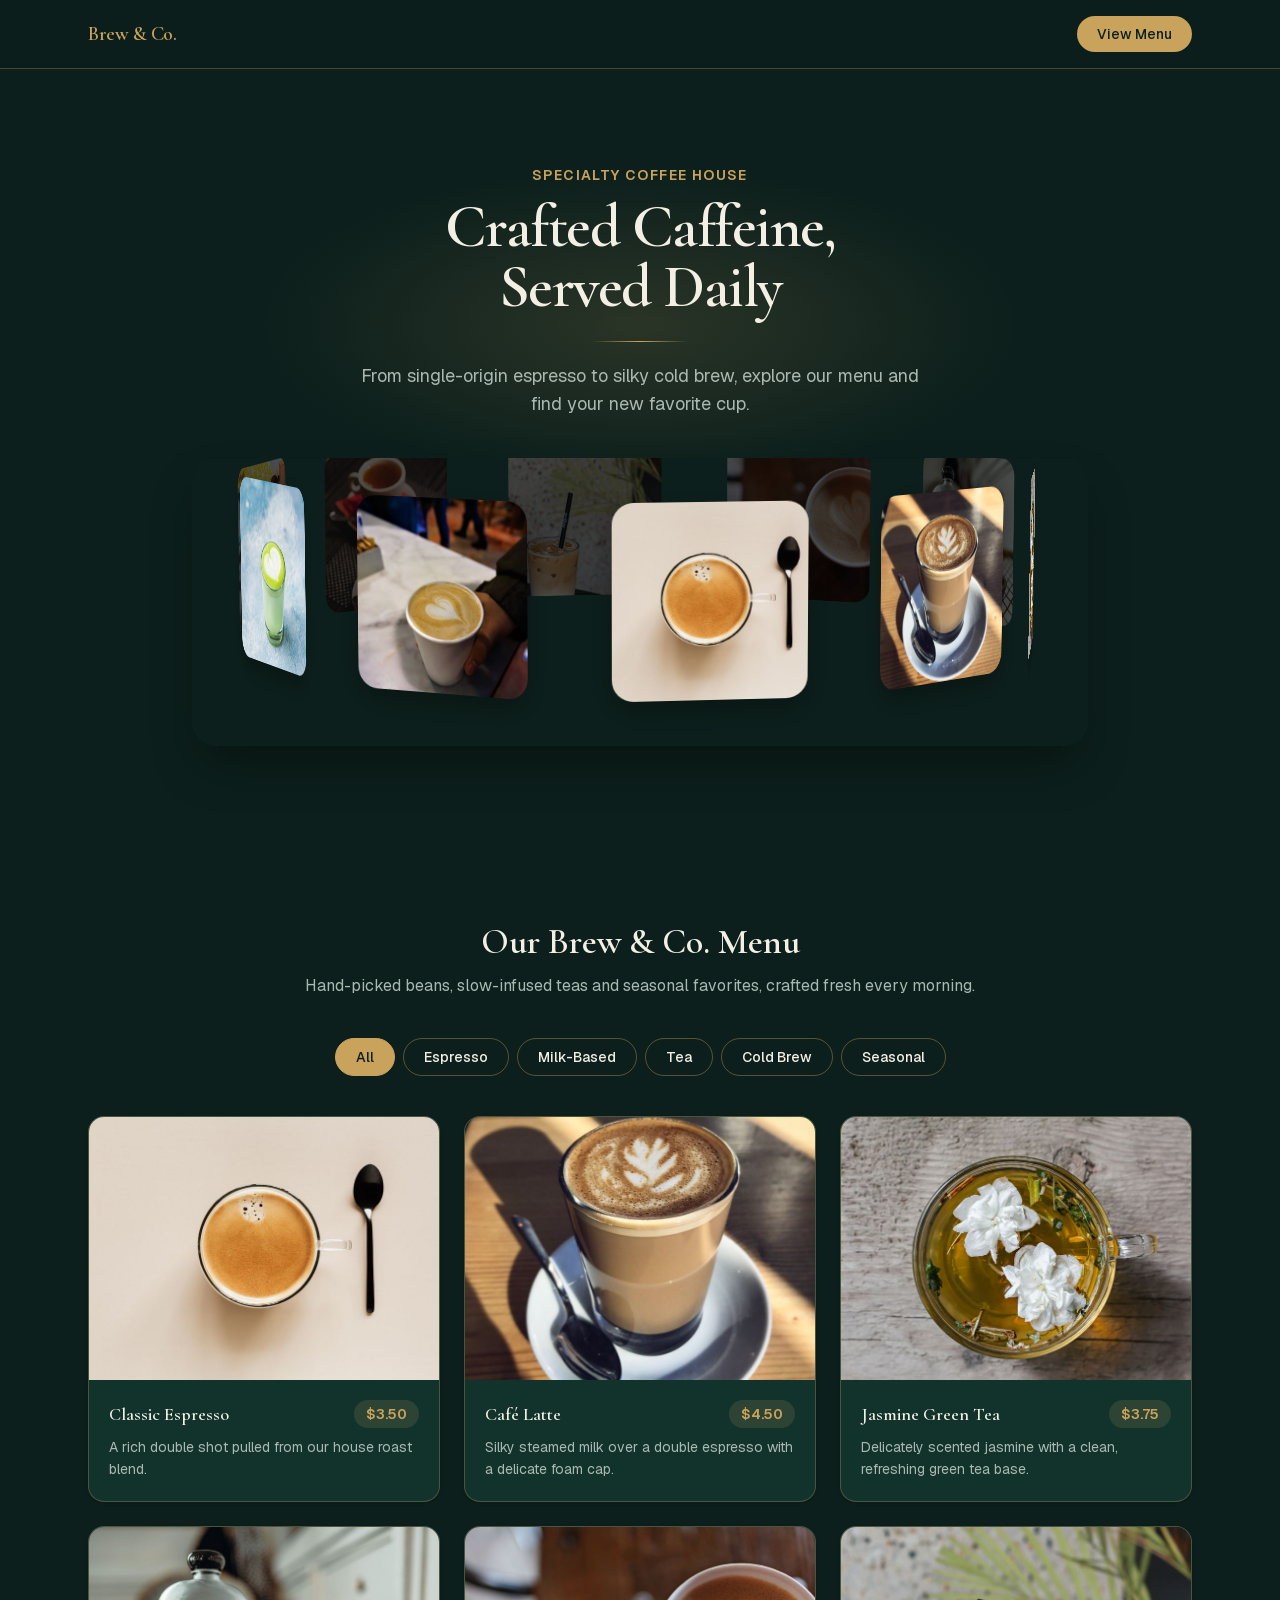
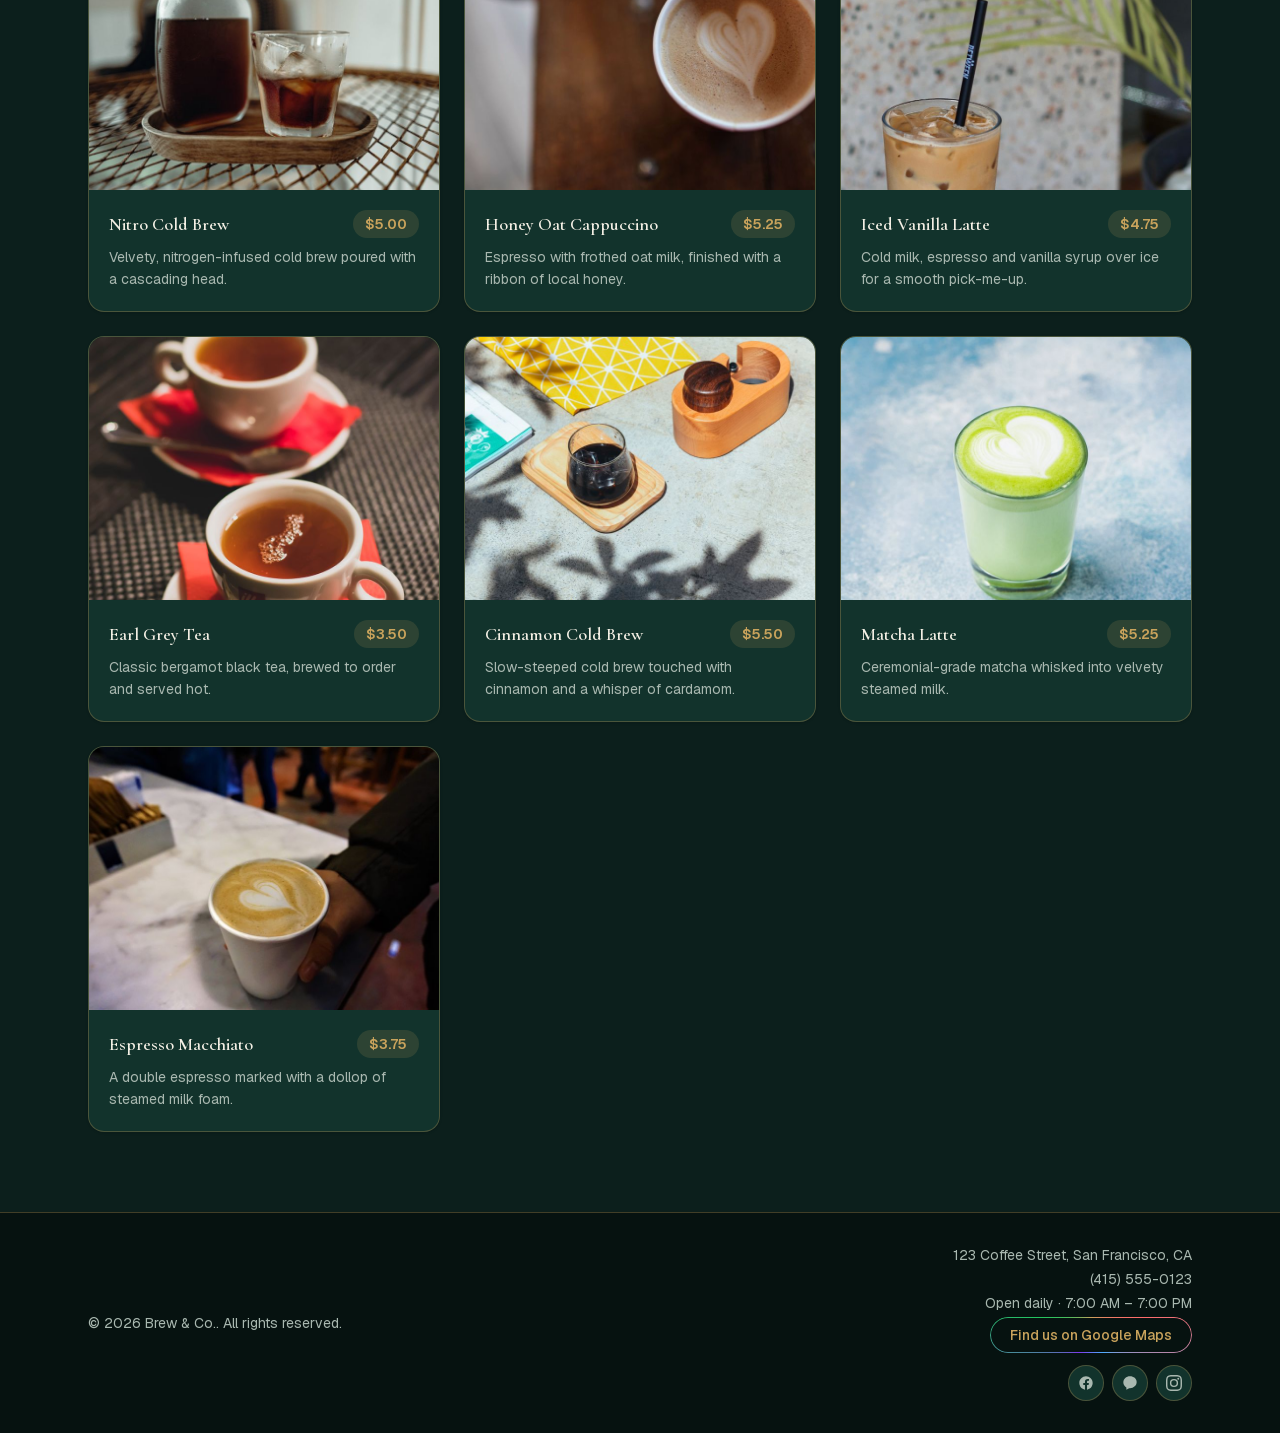
<file: index.html>
<!DOCTYPE html><html lang="en" class="geist_a71539c9-module__T19VSG__variable geist_mono_8d43a2aa-module__8Li5zG__variable cormorant_garamond_e0daf49b-module__iVEqIq__variable h-full antialiased"><head><meta charSet="utf-8"/><meta name="viewport" content="width=device-width, initial-scale=1"/><link rel="preload" href="/_next/static/media/01e4147cff8141ee-s.p.3huc2loe0ie8a.woff2" as="font" crossorigin="" type="font/woff2"/><link rel="preload" href="/_next/static/media/797e433ab948586e-s.p.0r6juujl39pe6.woff2" as="font" crossorigin="" type="font/woff2"/><link rel="preload" href="/_next/static/media/caa3a2e1cccd8315-s.p.0wgildi0cnwt9.woff2" as="font" crossorigin="" type="font/woff2"/><link rel="stylesheet" href="/_next/static/chunks/3g1u1mg35202b.css" data-precedence="next"/><link rel="preload" as="script" fetchPriority="low" href="/_next/static/chunks/3l04zcqx63h3y.js"/><script src="/_next/static/chunks/3mywbyhmy2ix_.js" async=""></script><script src="/_next/static/chunks/1mh6a-0e61pyc.js" async=""></script><script src="/_next/static/chunks/turbopack-1d_i3rxkbqplt.js" async=""></script><script src="/_next/static/chunks/3axuw7m3xstgr.js" async=""></script><script src="/_next/static/chunks/024ces4rfxf9q.js" async=""></script><title>Brew &amp; Co. | Coffee Menu</title><meta name="description" content="Explore the Brew &amp; Co. menu — coffee, tea, cold brew and seasonal favorites crafted fresh daily."/><link rel="icon" href="/favicon.ico?favicon.2vob68tjqpejf.ico" sizes="256x256" type="image/x-icon"/><meta name="next-size-adjust" content=""/><script src="/_next/static/chunks/0cz1d0mv5g_q7.js" noModule=""></script></head><body><div hidden=""><!--$--><!--/$--></div><main class="min-h-screen bg-nocturne-950 text-ivory"><header class="sticky top-0 z-10 border-b border-hairline bg-nocturne-950/80 backdrop-blur"><div class="mx-auto flex max-w-6xl items-center justify-between px-6 py-4"><span class="font-serif text-xl font-semibold tracking-tight text-brass">Brew &amp; Co.</span><nav><a href="#menu" class="flex items-center justify-center rounded-full bg-brass px-5 py-2 text-sm font-medium text-nocturne-950 transition-colors hover:bg-brass/90">View Menu</a></nav></div></header><section class="relative flex flex-col items-center gap-10 overflow-hidden px-6 py-16 sm:py-24"><div aria-hidden="true" class="pointer-events-none absolute inset-x-0 top-24 z-0 mx-auto h-80 w-full max-w-3xl rounded-full bg-[radial-gradient(ellipse_at_center,rgba(201,163,92,0.16),transparent_70%)]"></div><div class="relative z-9 text-center"><p class="mb-3 text-sm font-semibold uppercase tracking-widest text-brass">Specialty Coffee House</p><h1 class="font-serif text-4xl font-semibold tracking-tight text-ivory sm:text-6xl">Crafted Caffeine, <br class="hidden sm:block"/>Served Daily</h1><div aria-hidden="true" class="mx-auto mt-6 h-px w-24 bg-linear-to-r from-transparent via-brass to-transparent"></div><p class="mx-auto mt-5 max-w-xl text-lg text-sage">From single-origin espresso to silky cold brew, explore our menu and find your new favorite cup.</p></div><div class="relative z-9 h-72 w-full max-w-4xl overflow-hidden rounded-3xl shadow-2xl shadow-black/40"><div style="width:100%;height:100%;display:flex;align-items:center;justify-content:center;overflow:hidden;background:#0c1f1c;perspective:3000px;cursor:grab;touch-action:none"><div style="transform-style:preserve-3d;transform:rotateX(-7deg)"><div style="position:relative;width:200px;height:200px;transform-style:preserve-3d"><div style="position:absolute;inset:0;transform:rotateY(0deg) translateZ(446.2641128904118px);transform-style:preserve-3d"><div style="position:absolute;inset:0;border-radius:22px;overflow:hidden;backface-visibility:hidden;background-size:cover;background-position:center;background-color:transparent;background-image:url(/images/drinks/classic-espresso.jpg);box-shadow:0 10px 30px rgba(0,0,0,0.35)"></div><div style="position:absolute;inset:0;border-radius:22px;overflow:hidden;backface-visibility:hidden;background-size:cover;background-position:center;transform:rotateY(180deg);background-color:transparent;background-image:url(/images/drinks/classic-espresso.jpg);filter:brightness(0.35)"></div></div><div style="position:absolute;inset:0;transform:rotateY(36deg) translateZ(446.2641128904118px);transform-style:preserve-3d"><div style="position:absolute;inset:0;border-radius:22px;overflow:hidden;backface-visibility:hidden;background-size:cover;background-position:center;background-color:transparent;background-image:url(/images/drinks/cafe-latte.jpg);box-shadow:0 10px 30px rgba(0,0,0,0.35)"></div><div style="position:absolute;inset:0;border-radius:22px;overflow:hidden;backface-visibility:hidden;background-size:cover;background-position:center;transform:rotateY(180deg);background-color:transparent;background-image:url(/images/drinks/cafe-latte.jpg);filter:brightness(0.35)"></div></div><div style="position:absolute;inset:0;transform:rotateY(72deg) translateZ(446.2641128904118px);transform-style:preserve-3d"><div style="position:absolute;inset:0;border-radius:22px;overflow:hidden;backface-visibility:hidden;background-size:cover;background-position:center;background-color:transparent;background-image:url(/images/drinks/jasmine-green-tea.jpg);box-shadow:0 10px 30px rgba(0,0,0,0.35)"></div><div style="position:absolute;inset:0;border-radius:22px;overflow:hidden;backface-visibility:hidden;background-size:cover;background-position:center;transform:rotateY(180deg);background-color:transparent;background-image:url(/images/drinks/jasmine-green-tea.jpg);filter:brightness(0.35)"></div></div><div style="position:absolute;inset:0;transform:rotateY(108deg) translateZ(446.2641128904118px);transform-style:preserve-3d"><div style="position:absolute;inset:0;border-radius:22px;overflow:hidden;backface-visibility:hidden;background-size:cover;background-position:center;background-color:transparent;background-image:url(/images/drinks/nitro-cold-brew.jpg);box-shadow:0 10px 30px rgba(0,0,0,0.35)"></div><div style="position:absolute;inset:0;border-radius:22px;overflow:hidden;backface-visibility:hidden;background-size:cover;background-position:center;transform:rotateY(180deg);background-color:transparent;background-image:url(/images/drinks/nitro-cold-brew.jpg);filter:brightness(0.35)"></div></div><div style="position:absolute;inset:0;transform:rotateY(144deg) translateZ(446.2641128904118px);transform-style:preserve-3d"><div style="position:absolute;inset:0;border-radius:22px;overflow:hidden;backface-visibility:hidden;background-size:cover;background-position:center;background-color:transparent;background-image:url(/images/drinks/honey-oat-cappuccino.jpg);box-shadow:0 10px 30px rgba(0,0,0,0.35)"></div><div style="position:absolute;inset:0;border-radius:22px;overflow:hidden;backface-visibility:hidden;background-size:cover;background-position:center;transform:rotateY(180deg);background-color:transparent;background-image:url(/images/drinks/honey-oat-cappuccino.jpg);filter:brightness(0.35)"></div></div><div style="position:absolute;inset:0;transform:rotateY(180deg) translateZ(446.2641128904118px);transform-style:preserve-3d"><div style="position:absolute;inset:0;border-radius:22px;overflow:hidden;backface-visibility:hidden;background-size:cover;background-position:center;background-color:transparent;background-image:url(/images/drinks/iced-vanilla-latte.jpg);box-shadow:0 10px 30px rgba(0,0,0,0.35)"></div><div style="position:absolute;inset:0;border-radius:22px;overflow:hidden;backface-visibility:hidden;background-size:cover;background-position:center;transform:rotateY(180deg);background-color:transparent;background-image:url(/images/drinks/iced-vanilla-latte.jpg);filter:brightness(0.35)"></div></div><div style="position:absolute;inset:0;transform:rotateY(216deg) translateZ(446.2641128904118px);transform-style:preserve-3d"><div style="position:absolute;inset:0;border-radius:22px;overflow:hidden;backface-visibility:hidden;background-size:cover;background-position:center;background-color:transparent;background-image:url(/images/drinks/earl-grey-tea.jpg);box-shadow:0 10px 30px rgba(0,0,0,0.35)"></div><div style="position:absolute;inset:0;border-radius:22px;overflow:hidden;backface-visibility:hidden;background-size:cover;background-position:center;transform:rotateY(180deg);background-color:transparent;background-image:url(/images/drinks/earl-grey-tea.jpg);filter:brightness(0.35)"></div></div><div style="position:absolute;inset:0;transform:rotateY(252deg) translateZ(446.2641128904118px);transform-style:preserve-3d"><div style="position:absolute;inset:0;border-radius:22px;overflow:hidden;backface-visibility:hidden;background-size:cover;background-position:center;background-color:transparent;background-image:url(/images/drinks/cinnamon-cold-brew.jpg);box-shadow:0 10px 30px rgba(0,0,0,0.35)"></div><div style="position:absolute;inset:0;border-radius:22px;overflow:hidden;backface-visibility:hidden;background-size:cover;background-position:center;transform:rotateY(180deg);background-color:transparent;background-image:url(/images/drinks/cinnamon-cold-brew.jpg);filter:brightness(0.35)"></div></div><div style="position:absolute;inset:0;transform:rotateY(288deg) translateZ(446.2641128904118px);transform-style:preserve-3d"><div style="position:absolute;inset:0;border-radius:22px;overflow:hidden;backface-visibility:hidden;background-size:cover;background-position:center;background-color:transparent;background-image:url(/images/drinks/matcha-latte.jpg);box-shadow:0 10px 30px rgba(0,0,0,0.35)"></div><div style="position:absolute;inset:0;border-radius:22px;overflow:hidden;backface-visibility:hidden;background-size:cover;background-position:center;transform:rotateY(180deg);background-color:transparent;background-image:url(/images/drinks/matcha-latte.jpg);filter:brightness(0.35)"></div></div><div style="position:absolute;inset:0;transform:rotateY(324deg) translateZ(446.2641128904118px);transform-style:preserve-3d"><div style="position:absolute;inset:0;border-radius:22px;overflow:hidden;backface-visibility:hidden;background-size:cover;background-position:center;background-color:transparent;background-image:url(/images/drinks/espresso-macchiato.jpg);box-shadow:0 10px 30px rgba(0,0,0,0.35)"></div><div style="position:absolute;inset:0;border-radius:22px;overflow:hidden;backface-visibility:hidden;background-size:cover;background-position:center;transform:rotateY(180deg);background-color:transparent;background-image:url(/images/drinks/espresso-macchiato.jpg);filter:brightness(0.35)"></div></div></div></div></div></div></section><section id="menu" class="mx-auto w-full max-w-6xl px-6 py-20"><div class="mb-10 text-center"><h2 class="font-serif text-3xl font-semibold text-ivory sm:text-4xl">Our <!-- -->Brew &amp; Co.<!-- --> Menu</h2><p class="mx-auto mt-3 max-w-2xl text-sage">Hand-picked beans, slow-infused teas and seasonal favorites, crafted fresh every morning.</p></div><div class="mb-10 flex flex-wrap justify-center gap-2"><button type="button" class="rounded-full border px-5 py-2 text-sm font-medium transition-colors border-brass bg-brass text-nocturne-950">All</button><button type="button" class="rounded-full border px-5 py-2 text-sm font-medium transition-colors border-brass/40 bg-transparent text-ivory hover:border-brass hover:text-brass">Espresso</button><button type="button" class="rounded-full border px-5 py-2 text-sm font-medium transition-colors border-brass/40 bg-transparent text-ivory hover:border-brass hover:text-brass">Milk-Based</button><button type="button" class="rounded-full border px-5 py-2 text-sm font-medium transition-colors border-brass/40 bg-transparent text-ivory hover:border-brass hover:text-brass">Tea</button><button type="button" class="rounded-full border px-5 py-2 text-sm font-medium transition-colors border-brass/40 bg-transparent text-ivory hover:border-brass hover:text-brass">Cold Brew</button><button type="button" class="rounded-full border px-5 py-2 text-sm font-medium transition-colors border-brass/40 bg-transparent text-ivory hover:border-brass hover:text-brass">Seasonal</button></div><div class="grid gap-6 sm:grid-cols-2 lg:grid-cols-3"><article id="classic-espresso" class="group scroll-mt-28 flex flex-col overflow-hidden rounded-2xl border border-hairline bg-nocturne-800 shadow-sm transition-shadow hover:border-brass/60 hover:shadow-[0_0_30px_rgba(201,163,92,0.15)]"><div class="relative aspect-[4/3] overflow-hidden bg-nocturne-975"><img src="/images/drinks/classic-espresso.jpg" alt="Classic Espresso" loading="lazy" class="h-full w-full object-cover transition-transform duration-300 group-hover:scale-105"/></div><div class="flex flex-1 flex-col gap-2 p-5"><div class="flex items-start justify-between gap-3"><h3 class="font-serif text-lg font-semibold text-ivory">Classic Espresso</h3><span class="shrink-0 rounded-full bg-brass/15 px-3 py-1 text-sm font-semibold text-brass">$<!-- -->3.50</span></div><p class="text-sm leading-relaxed text-sage">A rich double shot pulled from our house roast blend.</p></div></article><article id="caf-latte" class="group scroll-mt-28 flex flex-col overflow-hidden rounded-2xl border border-hairline bg-nocturne-800 shadow-sm transition-shadow hover:border-brass/60 hover:shadow-[0_0_30px_rgba(201,163,92,0.15)]"><div class="relative aspect-[4/3] overflow-hidden bg-nocturne-975"><img src="/images/drinks/cafe-latte.jpg" alt="Café Latte" loading="lazy" class="h-full w-full object-cover transition-transform duration-300 group-hover:scale-105"/></div><div class="flex flex-1 flex-col gap-2 p-5"><div class="flex items-start justify-between gap-3"><h3 class="font-serif text-lg font-semibold text-ivory">Café Latte</h3><span class="shrink-0 rounded-full bg-brass/15 px-3 py-1 text-sm font-semibold text-brass">$<!-- -->4.50</span></div><p class="text-sm leading-relaxed text-sage">Silky steamed milk over a double espresso with a delicate foam cap.</p></div></article><article id="jasmine-green-tea" class="group scroll-mt-28 flex flex-col overflow-hidden rounded-2xl border border-hairline bg-nocturne-800 shadow-sm transition-shadow hover:border-brass/60 hover:shadow-[0_0_30px_rgba(201,163,92,0.15)]"><div class="relative aspect-[4/3] overflow-hidden bg-nocturne-975"><img src="/images/drinks/jasmine-green-tea.jpg" alt="Jasmine Green Tea" loading="lazy" class="h-full w-full object-cover transition-transform duration-300 group-hover:scale-105"/></div><div class="flex flex-1 flex-col gap-2 p-5"><div class="flex items-start justify-between gap-3"><h3 class="font-serif text-lg font-semibold text-ivory">Jasmine Green Tea</h3><span class="shrink-0 rounded-full bg-brass/15 px-3 py-1 text-sm font-semibold text-brass">$<!-- -->3.75</span></div><p class="text-sm leading-relaxed text-sage">Delicately scented jasmine with a clean, refreshing green tea base.</p></div></article><article id="nitro-cold-brew" class="group scroll-mt-28 flex flex-col overflow-hidden rounded-2xl border border-hairline bg-nocturne-800 shadow-sm transition-shadow hover:border-brass/60 hover:shadow-[0_0_30px_rgba(201,163,92,0.15)]"><div class="relative aspect-[4/3] overflow-hidden bg-nocturne-975"><img src="/images/drinks/nitro-cold-brew.jpg" alt="Nitro Cold Brew" loading="lazy" class="h-full w-full object-cover transition-transform duration-300 group-hover:scale-105"/></div><div class="flex flex-1 flex-col gap-2 p-5"><div class="flex items-start justify-between gap-3"><h3 class="font-serif text-lg font-semibold text-ivory">Nitro Cold Brew</h3><span class="shrink-0 rounded-full bg-brass/15 px-3 py-1 text-sm font-semibold text-brass">$<!-- -->5.00</span></div><p class="text-sm leading-relaxed text-sage">Velvety, nitrogen-infused cold brew poured with a cascading head.</p></div></article><article id="honey-oat-cappuccino" class="group scroll-mt-28 flex flex-col overflow-hidden rounded-2xl border border-hairline bg-nocturne-800 shadow-sm transition-shadow hover:border-brass/60 hover:shadow-[0_0_30px_rgba(201,163,92,0.15)]"><div class="relative aspect-[4/3] overflow-hidden bg-nocturne-975"><img src="/images/drinks/honey-oat-cappuccino.jpg" alt="Honey Oat Cappuccino" loading="lazy" class="h-full w-full object-cover transition-transform duration-300 group-hover:scale-105"/></div><div class="flex flex-1 flex-col gap-2 p-5"><div class="flex items-start justify-between gap-3"><h3 class="font-serif text-lg font-semibold text-ivory">Honey Oat Cappuccino</h3><span class="shrink-0 rounded-full bg-brass/15 px-3 py-1 text-sm font-semibold text-brass">$<!-- -->5.25</span></div><p class="text-sm leading-relaxed text-sage">Espresso with frothed oat milk, finished with a ribbon of local honey.</p></div></article><article id="iced-vanilla-latte" class="group scroll-mt-28 flex flex-col overflow-hidden rounded-2xl border border-hairline bg-nocturne-800 shadow-sm transition-shadow hover:border-brass/60 hover:shadow-[0_0_30px_rgba(201,163,92,0.15)]"><div class="relative aspect-[4/3] overflow-hidden bg-nocturne-975"><img src="/images/drinks/iced-vanilla-latte.jpg" alt="Iced Vanilla Latte" loading="lazy" class="h-full w-full object-cover transition-transform duration-300 group-hover:scale-105"/></div><div class="flex flex-1 flex-col gap-2 p-5"><div class="flex items-start justify-between gap-3"><h3 class="font-serif text-lg font-semibold text-ivory">Iced Vanilla Latte</h3><span class="shrink-0 rounded-full bg-brass/15 px-3 py-1 text-sm font-semibold text-brass">$<!-- -->4.75</span></div><p class="text-sm leading-relaxed text-sage">Cold milk, espresso and vanilla syrup over ice for a smooth pick-me-up.</p></div></article><article id="earl-grey-tea" class="group scroll-mt-28 flex flex-col overflow-hidden rounded-2xl border border-hairline bg-nocturne-800 shadow-sm transition-shadow hover:border-brass/60 hover:shadow-[0_0_30px_rgba(201,163,92,0.15)]"><div class="relative aspect-[4/3] overflow-hidden bg-nocturne-975"><img src="/images/drinks/earl-grey-tea.jpg" alt="Earl Grey Tea" loading="lazy" class="h-full w-full object-cover transition-transform duration-300 group-hover:scale-105"/></div><div class="flex flex-1 flex-col gap-2 p-5"><div class="flex items-start justify-between gap-3"><h3 class="font-serif text-lg font-semibold text-ivory">Earl Grey Tea</h3><span class="shrink-0 rounded-full bg-brass/15 px-3 py-1 text-sm font-semibold text-brass">$<!-- -->3.50</span></div><p class="text-sm leading-relaxed text-sage">Classic bergamot black tea, brewed to order and served hot.</p></div></article><article id="cinnamon-cold-brew" class="group scroll-mt-28 flex flex-col overflow-hidden rounded-2xl border border-hairline bg-nocturne-800 shadow-sm transition-shadow hover:border-brass/60 hover:shadow-[0_0_30px_rgba(201,163,92,0.15)]"><div class="relative aspect-[4/3] overflow-hidden bg-nocturne-975"><img src="/images/drinks/cinnamon-cold-brew.jpg" alt="Cinnamon Cold Brew" loading="lazy" class="h-full w-full object-cover transition-transform duration-300 group-hover:scale-105"/></div><div class="flex flex-1 flex-col gap-2 p-5"><div class="flex items-start justify-between gap-3"><h3 class="font-serif text-lg font-semibold text-ivory">Cinnamon Cold Brew</h3><span class="shrink-0 rounded-full bg-brass/15 px-3 py-1 text-sm font-semibold text-brass">$<!-- -->5.50</span></div><p class="text-sm leading-relaxed text-sage">Slow-steeped cold brew touched with cinnamon and a whisper of cardamom.</p></div></article><article id="matcha-latte" class="group scroll-mt-28 flex flex-col overflow-hidden rounded-2xl border border-hairline bg-nocturne-800 shadow-sm transition-shadow hover:border-brass/60 hover:shadow-[0_0_30px_rgba(201,163,92,0.15)]"><div class="relative aspect-[4/3] overflow-hidden bg-nocturne-975"><img src="/images/drinks/matcha-latte.jpg" alt="Matcha Latte" loading="lazy" class="h-full w-full object-cover transition-transform duration-300 group-hover:scale-105"/></div><div class="flex flex-1 flex-col gap-2 p-5"><div class="flex items-start justify-between gap-3"><h3 class="font-serif text-lg font-semibold text-ivory">Matcha Latte</h3><span class="shrink-0 rounded-full bg-brass/15 px-3 py-1 text-sm font-semibold text-brass">$<!-- -->5.25</span></div><p class="text-sm leading-relaxed text-sage">Ceremonial-grade matcha whisked into velvety steamed milk.</p></div></article><article id="espresso-macchiato" class="group scroll-mt-28 flex flex-col overflow-hidden rounded-2xl border border-hairline bg-nocturne-800 shadow-sm transition-shadow hover:border-brass/60 hover:shadow-[0_0_30px_rgba(201,163,92,0.15)]"><div class="relative aspect-[4/3] overflow-hidden bg-nocturne-975"><img src="/images/drinks/espresso-macchiato.jpg" alt="Espresso Macchiato" loading="lazy" class="h-full w-full object-cover transition-transform duration-300 group-hover:scale-105"/></div><div class="flex flex-1 flex-col gap-2 p-5"><div class="flex items-start justify-between gap-3"><h3 class="font-serif text-lg font-semibold text-ivory">Espresso Macchiato</h3><span class="shrink-0 rounded-full bg-brass/15 px-3 py-1 text-sm font-semibold text-brass">$<!-- -->3.75</span></div><p class="text-sm leading-relaxed text-sage">A double espresso marked with a dollop of steamed milk foam.</p></div></article></div></section><footer class="border-t border-hairline bg-nocturne-975"><div class="mx-auto flex max-w-6xl flex-col items-center justify-between gap-4 px-6 py-8 text-sm text-sage sm:flex-row"><span>© <!-- -->2026<!-- --> <!-- -->Brew &amp; Co.<!-- -->. All rights reserved.</span><div class="flex flex-col items-center gap-1 sm:items-end"><span>123 Coffee Street, San Francisco, CA</span><span>(415) 555-0123</span><span>Open daily · 7:00 AM – 7:00 PM</span><a href="https://maps.google.com/?q=123+Coffee+Street,+San+Francisco,+CA" target="_blank" rel="noopener noreferrer" class="border-spin rounded-full px-5 py-2 text-sm font-medium text-brass transition-colors hover:text-brass/80"><span>Find us on Google Maps</span></a><div class="mt-2 flex items-center gap-2"><a href="https://facebook.com" target="_blank" rel="noopener noreferrer" aria-label="Facebook" class="flex h-9 w-9 items-center justify-center rounded-full border border-hairline bg-nocturne-800 text-sage transition-colors hover:border-brass hover:text-brass"><svg viewBox="0 0 24 24" width="16" height="16" fill="currentColor" aria-hidden="true"><path d="M22 12.06C22 6.5 17.52 2 12 2S2 6.5 2 12.06c0 5.02 3.66 9.18 8.44 9.94v-7.03H7.9v-2.91h2.54V9.85c0-2.52 1.5-3.91 3.78-3.91 1.09 0 2.24.2 2.24.2v2.47h-1.26c-1.24 0-1.63.78-1.63 1.57v1.88h2.78l-.45 2.91h-2.33V22c4.78-.76 8.43-4.92 8.43-9.94Z"></path></svg></a><a href="https://zalo.me" target="_blank" rel="noopener noreferrer" aria-label="Zalo" class="flex h-9 w-9 items-center justify-center rounded-full border border-hairline bg-nocturne-800 text-sage transition-colors hover:border-brass hover:text-brass"><svg viewBox="0 0 24 24" width="16" height="16" fill="currentColor" aria-hidden="true"><path d="M12 2C6.48 2 2 6.13 2 11.23c0 3.12 1.8 5.87 4.56 7.39V22l4.12-2.26c.43.06.87.1 1.32.1 5.52 0 10-4.13 10-9.23S17.52 2 12 2Z"></path></svg></a><a href="https://instagram.com" target="_blank" rel="noopener noreferrer" aria-label="Instagram" class="flex h-9 w-9 items-center justify-center rounded-full border border-hairline bg-nocturne-800 text-sage transition-colors hover:border-brass hover:text-brass"><svg viewBox="0 0 24 24" width="16" height="16" fill="currentColor" aria-hidden="true"><path d="M12 2.16c3.2 0 3.58.01 4.85.07 3.25.15 4.77 1.69 4.92 4.92.06 1.27.07 1.65.07 4.85s-.01 3.58-.07 4.85c-.15 3.23-1.66 4.77-4.92 4.92-1.27.06-1.64.07-4.85.07s-3.58-.01-4.85-.07c-3.26-.15-4.77-1.7-4.92-4.92-.06-1.27-.07-1.64-.07-4.85s.01-3.58.07-4.85C2.38 3.92 3.9 2.38 7.15 2.23 8.42 2.17 8.8 2.16 12 2.16ZM12 0C8.74 0 8.33.01 7.05.07 2.7.27.27 2.69.07 7.05.01 8.33 0 8.74 0 12s.01 3.67.07 4.95c.2 4.36 2.62 6.78 6.98 6.98C8.33 23.99 8.74 24 12 24s3.67-.01 4.95-.07c4.35-.2 6.78-2.62 6.98-6.98.06-1.28.07-1.69.07-4.95s-.01-3.67-.07-4.95C23.73 2.7 21.31.27 16.95.07 15.67.01 15.26 0 12 0Zm0 5.84a6.16 6.16 0 1 0 0 12.32 6.16 6.16 0 0 0 0-12.32ZM12 16a4 4 0 1 1 0-8 4 4 0 0 1 0 8Zm6.4-11.85a1.44 1.44 0 1 0 0 2.88 1.44 1.44 0 0 0 0-2.88Z"></path></svg></a></div></div></div></footer></main><!--$--><!--/$--><script src="/_next/static/chunks/3l04zcqx63h3y.js" id="_R_" async=""></script><script>(self.__next_f=self.__next_f||[]).push([0])</script><script>self.__next_f.push([1,"1:\"$Sreact.fragment\"\n2:I[88374,[\"/_next/static/chunks/3axuw7m3xstgr.js\"],\"default\"]\n3:I[39756,[\"/_next/static/chunks/3axuw7m3xstgr.js\"],\"default\"]\n4:I[37457,[\"/_next/static/chunks/3axuw7m3xstgr.js\"],\"default\"]\n5:I[77772,[\"/_next/static/chunks/3axuw7m3xstgr.js\",\"/_next/static/chunks/024ces4rfxf9q.js\"],\"MenuFilterProvider\"]\n6:I[72571,[\"/_next/static/chunks/3axuw7m3xstgr.js\",\"/_next/static/chunks/024ces4rfxf9q.js\"],\"default\"]\n7:I[43822,[\"/_next/static/chunks/3axuw7m3xstgr.js\",\"/_next/static/chunks/024ces4rfxf9q.js\"],\"default\"]\nc:I[68027,[\"/_next/static/chunks/3axuw7m3xstgr.js\"],\"default\",1]\n:HL[\"/_next/static/chunks/3g1u1mg35202b.css\",\"style\"]\n:HL[\"/_next/static/media/01e4147cff8141ee-s.p.3huc2loe0ie8a.woff2\",\"font\",{\"crossOrigin\":\"\",\"type\":\"font/woff2\"}]\n:HL[\"/_next/static/media/797e433ab948586e-s.p.0r6juujl39pe6.woff2\",\"font\",{\"crossOrigin\":\"\",\"type\":\"font/woff2\"}]\n:HL[\"/_next/static/media/caa3a2e1cccd8315-s.p.0wgildi0cnwt9.woff2\",\"font\",{\"crossOrigin\":\"\",\"type\":\"font/woff2\"}]\n0:{\"P\":null,\"c\":[\"\",\"\"],\"q\":\"\",\"i\":false,\"f\":[[[\"\",{\"children\":[\"__PAGE__\",{},\"$undefined\",\"$undefined\",4608]},\"$undefined\",\"$undefined\",4624],[[\"$\",\"$1\",\"c\",{\"children\":[[[\"$\",\"link\",\"0\",{\"rel\":\"stylesheet\",\"href\":\"/_next/static/chunks/3g1u1mg35202b.css\",\"precedence\":\"next\",\"crossOrigin\":\"$undefined\",\"nonce\":\"$undefined\"}],[\"$\",\"script\",\"script-0\",{\"src\":\"/_next/static/chunks/3axuw7m3xstgr.js\",\"async\":true,\"nonce\":\"$undefined\"}]],[\"$\",\"html\",null,{\"lang\":\"en\",\"className\":\"geist_a71539c9-module__T19VSG__variable geist_mono_8d43a2aa-module__8Li5zG__variable cormorant_garamond_e0daf49b-module__iVEqIq__variable h-full antialiased\",\"children\":[\"$\",\"body\",null,{\"children\":[\"$\",\"$L2\",null,{\"children\":[\"$\",\"$L3\",null,{\"parallelRouterKey\":\"children\",\"error\":\"$undefined\",\"errorStyles\":\"$undefined\",\"errorScripts\":\"$undefined\",\"template\":[\"$\",\"$L4\",null,{}],\"templateStyles\":\"$undefined\",\"templateScripts\":\"$undefined\",\"notFound\":[[[\"$\",\"title\",null,{\"children\":\"404: This page could not be found.\"}],[\"$\",\"div\",null,{\"style\":{\"fontFamily\":\"system-ui,\\\"Segoe UI\\\",Roboto,Helvetica,Arial,sans-serif,\\\"Apple Color Emoji\\\",\\\"Segoe UI Emoji\\\"\",\"height\":\"100vh\",\"textAlign\":\"center\",\"display\":\"flex\",\"flexDirection\":\"column\",\"alignItems\":\"center\",\"justifyContent\":\"center\"},\"children\":[\"$\",\"div\",null,{\"children\":[[\"$\",\"style\",null,{\"dangerouslySetInnerHTML\":{\"__html\":\"body{color:#000;background:#fff;margin:0}.next-error-h1{border-right:1px solid rgba(0,0,0,.3)}@media (prefers-color-scheme:dark){body{color:#fff;background:#000}.next-error-h1{border-right:1px solid rgba(255,255,255,.3)}}\"}}],[\"$\",\"h1\",null,{\"className\":\"next-error-h1\",\"style\":{\"display\":\"inline-block\",\"margin\":\"0 20px 0 0\",\"padding\":\"0 23px 0 0\",\"fontSize\":24,\"fontWeight\":500,\"verticalAlign\":\"top\",\"lineHeight\":\"49px\"},\"children\":404}],[\"$\",\"div\",null,{\"style\":{\"display\":\"inline-block\"},\"children\":[\"$\",\"h2\",null,{\"style\":{\"fontSize\":14,\"fontWeight\":400,\"lineHeight\":\"49px\",\"margin\":0},\"children\":\"This page could not be found.\"}]}]]}]}]],[]],\"forbidden\":\"$undefined\",\"unauthorized\":\"$undefined\"}]}]}]}]]}],{\"children\":[[\"$\",\"$1\",\"c\",{\"children\":[[\"$\",\"main\",null,{\"className\":\"min-h-screen bg-nocturne-950 text-ivory\",\"children\":[[\"$\",\"header\",null,{\"className\":\"sticky top-0 z-10 border-b border-hairline bg-nocturne-950/80 backdrop-blur\",\"children\":[\"$\",\"div\",null,{\"className\":\"mx-auto flex max-w-6xl items-center justify-between px-6 py-4\",\"children\":[[\"$\",\"span\",null,{\"className\":\"font-serif text-xl font-semibold tracking-tight text-brass\",\"children\":\"Brew \u0026 Co.\"}],[\"$\",\"nav\",null,{\"children\":[\"$\",\"a\",null,{\"href\":\"#menu\",\"className\":\"flex items-center justify-center rounded-full bg-brass px-5 py-2 text-sm font-medium text-nocturne-950 transition-colors hover:bg-brass/90\",\"children\":\"View Menu\"}]}]]}]}],[\"$\",\"$L5\",null,{\"children\":[[\"$\",\"section\",null,{\"className\":\"relative flex flex-col items-center gap-10 overflow-hidden px-6 py-16 sm:py-24\",\"children\":[[\"$\",\"div\",null,{\"aria-hidden\":true,\"className\":\"pointer-events-none absolute inset-x-0 top-24 z-0 mx-auto h-80 w-full max-w-3xl rounded-full bg-[radial-gradient(ellipse_at_center,rgba(201,163,92,0.16),transparent_70%)]\"}],[\"$\",\"div\",null,{\"className\":\"relative z-9 text-center\",\"children\":[[\"$\",\"p\",null,{\"className\":\"mb-3 text-sm font-semibold uppercase tracking-widest text-brass\",\"children\":\"Specialty Coffee House\"}],[\"$\",\"h1\",null,{\"className\":\"font-serif text-4xl font-semibold tracking-tight text-ivory sm:text-6xl\",\"children\":[\"Crafted Caffeine, \",[\"$\",\"br\",null,{\"className\":\"hidden sm:block\"}],\"Served Daily\"]}],[\"$\",\"div\",null,{\"aria-hidden\":true,\"className\":\"mx-auto mt-6 h-px w-24 bg-linear-to-r from-transparent via-brass to-transparent\"}],[\"$\",\"p\",null,{\"className\":\"mx-auto mt-5 max-w-xl text-lg text-sage\",\"children\":\"From single-origin espresso to silky cold brew, explore our menu and find your new favorite cup.\"}]]}],[\"$\",\"div\",null,{\"className\":\"relative z-9 h-72 w-full max-w-4xl overflow-hidden rounded-3xl shadow-2xl shadow-black/40\",\"children\":[\"$\",\"$L6\",null,{}]}]]}],[\"$\",\"$L7\",null,{}]]}],[\"$\",\"footer\",null,{\"className\":\"border-t border-hairline bg-nocturne-975\",\"children\":[\"$\",\"div\",null,{\"className\":\"mx-auto flex max-w-6xl flex-col items-center justify-between gap-4 px-6 py-8 text-sm text-sage sm:flex-row\",\"children\":[[\"$\",\"span\",null,{\"children\":[\"© \",2026,\" \",\"Brew \u0026 Co.\",\". All rights reserved.\"]}],\"$L8\"]}]}]]}],[\"$L9\"],\"$La\"]}],{},null,false,null]},null,false,null],\"$Lb\",false]],\"m\":\"$undefined\",\"G\":[\"$c\",[\"$Ld\"]],\"S\":true,\"h\":null,\"r\":\"$undefined\",\"s\":\"$undefined\",\"a\":\"$undefined\",\"l\":\"$undefined\",\"p\":\"$undefined\",\"d\":\"$undefined\",\"b\":\"65JaQcNKHr0nz-_mjygci\"}\ne:I[97367,[\"/_next/static/chunks/3axuw7m3xstgr.js\"],\"OutletBoundary\"]\nf:\"$Sreact.suspense\"\n11:I[97367,[\"/_next/static/chunks/3axuw7m3xstgr.js\"],\"ViewportBoundary\"]\n13:I[97367,[\"/_next/static/chunks/3axuw7m3xstgr.js\"],\"MetadataBoundary\"]\n8:[\"$\",\"div\",null,{\"className\":\"flex flex-col items-center gap-1 sm:items-end\",\"children\":[[\"$\",\"span\",null,{\"children\":\"123 Coffee Street, San Francisco, CA\"}],[\"$\",\"span\",null,{\"children\":\"(415) 555-0123\"}],[\"$\",\"span\",null,{\"children\":\"Open daily · 7:00 AM – 7:00 PM\"}],[\"$\",\"a\",null,{\"href\":\"https://maps.google.com/?q=123+Coffee+Street,+San+Francisco,+CA\",\"target\":\"_blank\",\"rel\":\"noopener noreferrer\",\"className\":\"border-spin rounded-full px-5 py-2 text-sm font-medium text-brass transition-colors hover:text-brass/80\",\"children\":[\"$\",\"span\",null,{\"children\":\"Find us on Google Maps\"}]}],[\"$\",\"div\",null,{\"className\":\"mt-2 flex items-center gap-2\",\"children\":[[\"$\",\"a\",null,{\"href\":\"https://facebook.com\",\"target\":\"_blank\",\"rel\":\"noopener noreferrer\",\"aria-label\":\"Facebook\",\"className\":\"flex h-9 w-9 items-center justify-center rounded-full border border-hairline bg-nocturne-800 text-sage transition-colors hover:border-brass hover:text-brass\",\"children\":[\"$\",\"svg\",null,{\"viewBox\":\"0 0 24 24\",\"width\":\"16\",\"height\":\"16\",\"fill\":\"currentColor\",\"aria-hidden\":\"true\",\"children\":[\"$\",\"path\",null,{\"d\":\"M22 12.06C22 6.5 17.52 2 12 2S2 6.5 2 12.06c0 5.02 3.66 9.18 8.44 9.94v-7.03H7.9v-2.91h2.54V9.85c0-2.52 1.5-3.91 3.78-3.91 1.09 0 2.24.2 2.24.2v2.47h-1.26c-1.24 0-1.63.78-1.63 1.57v1.88h2.78l-.45 2.91h-2.33V22c4.78-.76 8.43-4.92 8.43-9.94Z\"}]}]}],[\"$\",\"a\",null,{\"href\":\"https://zalo.me\",\"target\":\"_blank\",\"rel\":\"noopener noreferrer\",\"aria-label\":\"Zalo\",\"className\":\"flex h-9 w-9 items-center justify-center rounded-full border border-hairline bg-nocturne-800 text-sage transition-colors hover:border-brass hover:text-brass\",\"children\":[\"$\",\"svg\",null,{\"viewBox\":\"0 0 24 24\",\"width\":\"16\",\"height\":\"16\",\"fill\":\"currentColor\",\"aria-hidden\":\"true\",\"children\":[\"$\",\"path\",null,{\"d\":\"M12 2C6.48 2 2 6.13 2 11.23c0 3.12 1.8 5.87 4.56 7.39V22l4.12-2.26c.43.06.87.1 1.32.1 5.52 0 10-4.13 10-9.23S17.52 2 12 2Z\"}]}]}],[\"$\",\"a\",null,{\"href\":\"https://instagram.com\",\"target\":\"_blank\",\"rel\":\"noopener noreferrer\",\"aria-label\":\"Instagram\",\"className\":\"flex h-9 w-9 items-center justify-center rounded-full border border-hairline bg-nocturne-800 text-sage transition-colors hover:border-brass hover:text-brass\",\"children\":[\"$\",\"svg\",null,{\"viewBox\":\"0 0 24 24\",\"width\":\"16\",\"height\":\"16\",\"fill\":\"currentColor\",\"aria-hidden\":\"true\",\"children\":[\"$\",\"path\",null,{\"d\":\"M12 2.16c3.2 0 3.58.01 4.85.07 3.25.15 4.77 1.69 4.92 4.92.06 1.27.07 1.65.07 4.85s-.01 3.58-.07 4.85c-.15 3.23-1.66 4.77-4.92 4.92-1.27.06-1.64.07-4.85.07s-3.58-.01-4.85-.07c-3.26-.15-4.77-1.7-4.92-4.92-.06-1.27-.07-1.64-.07-4.85s.01-3.58.07-4.85C2.38 3.92 3.9 2.38 7.15 2.23 8.42 2.17 8.8 2.16 12 2.16ZM12 0C8.74 0 8.33.01 7.05.07 2.7.27.27 2.69.07 7.05.01 8.33 0 8.74 0 12s.01 3.67.07 4.95c.2 4.36 2.62 6.78 6.98 6.98C8.33 23.99 8.74 24 12 24s3.67-.01 4.95-.07c4.35-.2 6.78-2.62 6.98-6.98.06-1.28.07-1.69.07-4.95s-.01-3.67-.07-4.95C23.73 2.7 21.31.27 16.95.07 15.67.01 15.26 0 12 0Zm0 5.84a6.16 6.16 0 1 0 0 12.32 6.16 6.16 0 0 0 0-12.32ZM12 16a4 4 0 1 1 0-8 4 4 0 0 1 0 8Zm6.4-11.85a1.44 1.44 0 1 0 0 2.88 1.44 1.44 0 0 0 0-2.88Z\"}]}]}]]}]]}]\n9:[\"$\",\"script\",\"script-0\",{\"src\":\"/_next/static/chunks/024ces4rfxf9q.js\",\"async\":true,\"nonce\":\"$undefined\"}]\na:[\"$\",\"$Le\",null,{\"children\":[\"$\",\"$f\",null,{\"name\":\"Next.MetadataOutlet\",\"children\":\"$@10\"}]}]\nb:[\"$\",\"$1\",\"h\",{\"children\":[null,[\"$\",\"$L11\",null,{\"children\":\"$L12\"}],[\"$\",\"div\",null,{\"hidden\":true,\"children\":[\"$\",\"$L13\",null,{\"children\":[\"$\",\"$f\",null,{\"name\":\"Next.Metadata\",\"children\":\"$L14\"}]}]}],[\"$\",\"meta\",null,{\"name\":\"next-size-adjust\",\"content\":\"\"}]]}]\nd:[\"$\",\"link\",\"0\",{\"rel\":\"stylesheet\",\"href\":\"/_next/static/chunks/3g1u1mg35202b.css\",\"precedence\":\"next\",\"crossOrigin\":\"$undefined\",\"nonce\":\"$undefined\"}]\n12:[[\"$\",\"meta\",\"0\",{\"charSet\":\"utf-8\"}],[\"$\",\"meta\",\"1\",{\"name\":\"viewport\",\"content\":\"width=device-width, initial-scale=1\"}]]\n15:I[27201,[\"/_next/static/chunks/3axuw7m3xstgr.js\"],\"IconMark\"]\n10:null\n14:[[\"$\",\"title\",\"0\",{\"children\":\"Brew \u0026 Co. | Coffee Menu\"}],[\"$\",\"meta\",\"1\",{\"name\":\"description\",\"content\":\"Explore the Brew \u0026 Co. menu — coffee, tea, cold brew and seasonal favorites crafted fresh daily.\"}],[\"$\",\"link\",\"2\",{\"rel\":\"icon\",\"href\":\"/favicon.ico?favicon.2vob68tjqpejf.ico\",\"sizes\":\"256x256\",\"type\":\"image/x-icon\"}],[\"$\",\"$L15\",\"3\",{}]]\n"])</script></body></html>
</file>
<file: _next/static/chunks/3g1u1mg35202b.css>
@font-face{font-family:Geist;font-style:normal;font-weight:100 900;font-display:swap;src:url(../media/fef07dbb0973bf53-s.3p2_lha1f2xer.woff2)format("woff2");unicode-range:U+460-52F,U+1C80-1C8A,U+20B4,U+2DE0-2DFF,U+A640-A69F,U+FE2E-FE2F}@font-face{font-family:Geist;font-style:normal;font-weight:100 900;font-display:swap;src:url(../media/8a480f0b521d4e75-s.1qq4vpdcun5oj.woff2)format("woff2");unicode-range:U+301,U+400-45F,U+490-491,U+4B0-4B1,U+2116}@font-face{font-family:Geist;font-style:normal;font-weight:100 900;font-display:swap;src:url(../media/53b9e256198e5412-s.390ncx5urfkfu.woff2)format("woff2");unicode-range:U+102-103,U+110-111,U+128-129,U+168-169,U+1A0-1A1,U+1AF-1B0,U+300-301,U+303-304,U+308-309,U+323,U+329,U+1EA0-1EF9,U+20AB}@font-face{font-family:Geist;font-style:normal;font-weight:100 900;font-display:swap;src:url(../media/7178b3e590c64307-s.21jp631_3pja2.woff2)format("woff2");unicode-range:U+100-2BA,U+2BD-2C5,U+2C7-2CC,U+2CE-2D7,U+2DD-2FF,U+304,U+308,U+329,U+1D00-1DBF,U+1E00-1E9F,U+1EF2-1EFF,U+2020,U+20A0-20AB,U+20AD-20C0,U+2113,U+2C60-2C7F,U+A720-A7FF}@font-face{font-family:Geist;font-style:normal;font-weight:100 900;font-display:swap;src:url(../media/caa3a2e1cccd8315-s.p.0wgildi0cnwt9.woff2)format("woff2");unicode-range:U+??,U+131,U+152-153,U+2BB-2BC,U+2C6,U+2DA,U+2DC,U+304,U+308,U+329,U+2000-206F,U+20AC,U+2122,U+2191,U+2193,U+2212,U+2215,U+FEFF,U+FFFD}@font-face{font-family:Geist Fallback;src:local(Arial);ascent-override:95.94%;descent-override:28.16%;line-gap-override:0.0%;size-adjust:104.76%}.geist_a71539c9-module__T19VSG__className{font-family:Geist,Geist Fallback;font-style:normal}.geist_a71539c9-module__T19VSG__variable{--font-geist-sans:"Geist", "Geist Fallback"}
@font-face{font-family:Geist Mono;font-style:normal;font-weight:100 900;font-display:swap;src:url(../media/5ce348bf30bf5439-s.31988l_ccedte.woff2)format("woff2");unicode-range:U+460-52F,U+1C80-1C8A,U+20B4,U+2DE0-2DFF,U+A640-A69F,U+FE2E-FE2F}@font-face{font-family:Geist Mono;font-style:normal;font-weight:100 900;font-display:swap;src:url(../media/4fa387ec64143e14-s.2tuy5pz7dlieh.woff2)format("woff2");unicode-range:U+301,U+400-45F,U+490-491,U+4B0-4B1,U+2116}@font-face{font-family:Geist Mono;font-style:normal;font-weight:100 900;font-display:swap;src:url(../media/6306c77e7c8268e4-s.2dbetqa9o8jxf.woff2)format("woff2");unicode-range:U+2000-2001,U+2004-2008,U+200A,U+23B8-23BD,U+2500-259F}@font-face{font-family:Geist Mono;font-style:normal;font-weight:100 900;font-display:swap;src:url(../media/7d817b4c03b0c5f1-s.1uyisp29ctx0d.woff2)format("woff2");unicode-range:U+102-103,U+110-111,U+128-129,U+168-169,U+1A0-1A1,U+1AF-1B0,U+300-301,U+303-304,U+308-309,U+323,U+329,U+1EA0-1EF9,U+20AB}@font-face{font-family:Geist Mono;font-style:normal;font-weight:100 900;font-display:swap;src:url(../media/bbc41e54d2fcbd21-s.1rgnod-3esatf.woff2)format("woff2");unicode-range:U+100-2BA,U+2BD-2C5,U+2C7-2CC,U+2CE-2D7,U+2DD-2FF,U+304,U+308,U+329,U+1D00-1DBF,U+1E00-1E9F,U+1EF2-1EFF,U+2020,U+20A0-20AB,U+20AD-20C0,U+2113,U+2C60-2C7F,U+A720-A7FF}@font-face{font-family:Geist Mono;font-style:normal;font-weight:100 900;font-display:swap;src:url(../media/797e433ab948586e-s.p.0r6juujl39pe6.woff2)format("woff2");unicode-range:U+??,U+131,U+152-153,U+2BB-2BC,U+2C6,U+2DA,U+2DC,U+304,U+308,U+329,U+2000-206F,U+20AC,U+2122,U+2191,U+2193,U+2212,U+2215,U+FEFF,U+FFFD}@font-face{font-family:Geist Mono Fallback;src:local(Arial);ascent-override:74.67%;descent-override:21.92%;line-gap-override:0.0%;size-adjust:134.59%}.geist_mono_8d43a2aa-module__8Li5zG__className{font-family:Geist Mono,Geist Mono Fallback;font-style:normal}.geist_mono_8d43a2aa-module__8Li5zG__variable{--font-geist-mono:"Geist Mono", "Geist Mono Fallback"}
@font-face{font-family:Cormorant Garamond;font-style:normal;font-weight:400;font-display:swap;src:url(../media/9cc5c0547f229dea-s.00y8kskkn0hyx.woff2)format("woff2");unicode-range:U+460-52F,U+1C80-1C8A,U+20B4,U+2DE0-2DFF,U+A640-A69F,U+FE2E-FE2F}@font-face{font-family:Cormorant Garamond;font-style:normal;font-weight:400;font-display:swap;src:url(../media/b0947914c9718a1e-s.1xjn85gt7t6qs.woff2)format("woff2");unicode-range:U+301,U+400-45F,U+490-491,U+4B0-4B1,U+2116}@font-face{font-family:Cormorant Garamond;font-style:normal;font-weight:400;font-display:swap;src:url(../media/d0b60be57f16ee32-s.1xtu7gopqv2u0.woff2)format("woff2");unicode-range:U+102-103,U+110-111,U+128-129,U+168-169,U+1A0-1A1,U+1AF-1B0,U+300-301,U+303-304,U+308-309,U+323,U+329,U+1EA0-1EF9,U+20AB}@font-face{font-family:Cormorant Garamond;font-style:normal;font-weight:400;font-display:swap;src:url(../media/1f9e983605289f29-s.3aak_kra40y8r.woff2)format("woff2");unicode-range:U+100-2BA,U+2BD-2C5,U+2C7-2CC,U+2CE-2D7,U+2DD-2FF,U+304,U+308,U+329,U+1D00-1DBF,U+1E00-1E9F,U+1EF2-1EFF,U+2020,U+20A0-20AB,U+20AD-20C0,U+2113,U+2C60-2C7F,U+A720-A7FF}@font-face{font-family:Cormorant Garamond;font-style:normal;font-weight:400;font-display:swap;src:url(../media/01e4147cff8141ee-s.p.3huc2loe0ie8a.woff2)format("woff2");unicode-range:U+??,U+131,U+152-153,U+2BB-2BC,U+2C6,U+2DA,U+2DC,U+304,U+308,U+329,U+2000-206F,U+20AC,U+2122,U+2191,U+2193,U+2212,U+2215,U+FEFF,U+FFFD}@font-face{font-family:Cormorant Garamond;font-style:normal;font-weight:500;font-display:swap;src:url(../media/9cc5c0547f229dea-s.00y8kskkn0hyx.woff2)format("woff2");unicode-range:U+460-52F,U+1C80-1C8A,U+20B4,U+2DE0-2DFF,U+A640-A69F,U+FE2E-FE2F}@font-face{font-family:Cormorant Garamond;font-style:normal;font-weight:500;font-display:swap;src:url(../media/b0947914c9718a1e-s.1xjn85gt7t6qs.woff2)format("woff2");unicode-range:U+301,U+400-45F,U+490-491,U+4B0-4B1,U+2116}@font-face{font-family:Cormorant Garamond;font-style:normal;font-weight:500;font-display:swap;src:url(../media/d0b60be57f16ee32-s.1xtu7gopqv2u0.woff2)format("woff2");unicode-range:U+102-103,U+110-111,U+128-129,U+168-169,U+1A0-1A1,U+1AF-1B0,U+300-301,U+303-304,U+308-309,U+323,U+329,U+1EA0-1EF9,U+20AB}@font-face{font-family:Cormorant Garamond;font-style:normal;font-weight:500;font-display:swap;src:url(../media/1f9e983605289f29-s.3aak_kra40y8r.woff2)format("woff2");unicode-range:U+100-2BA,U+2BD-2C5,U+2C7-2CC,U+2CE-2D7,U+2DD-2FF,U+304,U+308,U+329,U+1D00-1DBF,U+1E00-1E9F,U+1EF2-1EFF,U+2020,U+20A0-20AB,U+20AD-20C0,U+2113,U+2C60-2C7F,U+A720-A7FF}@font-face{font-family:Cormorant Garamond;font-style:normal;font-weight:500;font-display:swap;src:url(../media/01e4147cff8141ee-s.p.3huc2loe0ie8a.woff2)format("woff2");unicode-range:U+??,U+131,U+152-153,U+2BB-2BC,U+2C6,U+2DA,U+2DC,U+304,U+308,U+329,U+2000-206F,U+20AC,U+2122,U+2191,U+2193,U+2212,U+2215,U+FEFF,U+FFFD}@font-face{font-family:Cormorant Garamond;font-style:normal;font-weight:600;font-display:swap;src:url(../media/9cc5c0547f229dea-s.00y8kskkn0hyx.woff2)format("woff2");unicode-range:U+460-52F,U+1C80-1C8A,U+20B4,U+2DE0-2DFF,U+A640-A69F,U+FE2E-FE2F}@font-face{font-family:Cormorant Garamond;font-style:normal;font-weight:600;font-display:swap;src:url(../media/b0947914c9718a1e-s.1xjn85gt7t6qs.woff2)format("woff2");unicode-range:U+301,U+400-45F,U+490-491,U+4B0-4B1,U+2116}@font-face{font-family:Cormorant Garamond;font-style:normal;font-weight:600;font-display:swap;src:url(../media/d0b60be57f16ee32-s.1xtu7gopqv2u0.woff2)format("woff2");unicode-range:U+102-103,U+110-111,U+128-129,U+168-169,U+1A0-1A1,U+1AF-1B0,U+300-301,U+303-304,U+308-309,U+323,U+329,U+1EA0-1EF9,U+20AB}@font-face{font-family:Cormorant Garamond;font-style:normal;font-weight:600;font-display:swap;src:url(../media/1f9e983605289f29-s.3aak_kra40y8r.woff2)format("woff2");unicode-range:U+100-2BA,U+2BD-2C5,U+2C7-2CC,U+2CE-2D7,U+2DD-2FF,U+304,U+308,U+329,U+1D00-1DBF,U+1E00-1E9F,U+1EF2-1EFF,U+2020,U+20A0-20AB,U+20AD-20C0,U+2113,U+2C60-2C7F,U+A720-A7FF}@font-face{font-family:Cormorant Garamond;font-style:normal;font-weight:600;font-display:swap;src:url(../media/01e4147cff8141ee-s.p.3huc2loe0ie8a.woff2)format("woff2");unicode-range:U+??,U+131,U+152-153,U+2BB-2BC,U+2C6,U+2DA,U+2DC,U+304,U+308,U+329,U+2000-206F,U+20AC,U+2122,U+2191,U+2193,U+2212,U+2215,U+FEFF,U+FFFD}@font-face{font-family:Cormorant Garamond;font-style:normal;font-weight:700;font-display:swap;src:url(../media/9cc5c0547f229dea-s.00y8kskkn0hyx.woff2)format("woff2");unicode-range:U+460-52F,U+1C80-1C8A,U+20B4,U+2DE0-2DFF,U+A640-A69F,U+FE2E-FE2F}@font-face{font-family:Cormorant Garamond;font-style:normal;font-weight:700;font-display:swap;src:url(../media/b0947914c9718a1e-s.1xjn85gt7t6qs.woff2)format("woff2");unicode-range:U+301,U+400-45F,U+490-491,U+4B0-4B1,U+2116}@font-face{font-family:Cormorant Garamond;font-style:normal;font-weight:700;font-display:swap;src:url(../media/d0b60be57f16ee32-s.1xtu7gopqv2u0.woff2)format("woff2");unicode-range:U+102-103,U+110-111,U+128-129,U+168-169,U+1A0-1A1,U+1AF-1B0,U+300-301,U+303-304,U+308-309,U+323,U+329,U+1EA0-1EF9,U+20AB}@font-face{font-family:Cormorant Garamond;font-style:normal;font-weight:700;font-display:swap;src:url(../media/1f9e983605289f29-s.3aak_kra40y8r.woff2)format("woff2");unicode-range:U+100-2BA,U+2BD-2C5,U+2C7-2CC,U+2CE-2D7,U+2DD-2FF,U+304,U+308,U+329,U+1D00-1DBF,U+1E00-1E9F,U+1EF2-1EFF,U+2020,U+20A0-20AB,U+20AD-20C0,U+2113,U+2C60-2C7F,U+A720-A7FF}@font-face{font-family:Cormorant Garamond;font-style:normal;font-weight:700;font-display:swap;src:url(../media/01e4147cff8141ee-s.p.3huc2loe0ie8a.woff2)format("woff2");unicode-range:U+??,U+131,U+152-153,U+2BB-2BC,U+2C6,U+2DA,U+2DC,U+304,U+308,U+329,U+2000-206F,U+20AC,U+2122,U+2191,U+2193,U+2212,U+2215,U+FEFF,U+FFFD}@font-face{font-family:Cormorant Garamond Fallback;src:local(Times New Roman);ascent-override:95.27%;descent-override:29.59%;line-gap-override:0.0%;size-adjust:96.98%}.cormorant_garamond_e0daf49b-module__iVEqIq__className{font-family:Cormorant Garamond,Cormorant Garamond Fallback;font-style:normal}.cormorant_garamond_e0daf49b-module__iVEqIq__variable{--font-cormorant:"Cormorant Garamond", "Cormorant Garamond Fallback"}
@layer properties{@supports (((-webkit-hyphens:none)) and (not (margin-trim:inline))) or ((-moz-orient:inline) and (not (color:rgb(from red r g b)))){*,:before,:after,::backdrop{--tw-rotate-x:initial;--tw-rotate-y:initial;--tw-rotate-z:initial;--tw-skew-x:initial;--tw-skew-y:initial;--tw-border-style:solid;--tw-gradient-position:initial;--tw-gradient-from:#0000;--tw-gradient-via:#0000;--tw-gradient-to:#0000;--tw-gradient-stops:initial;--tw-gradient-via-stops:initial;--tw-gradient-from-position:0%;--tw-gradient-via-position:50%;--tw-gradient-to-position:100%;--tw-leading:initial;--tw-font-weight:initial;--tw-tracking:initial;--tw-shadow:0 0 #0000;--tw-shadow-color:initial;--tw-shadow-alpha:100%;--tw-inset-shadow:0 0 #0000;--tw-inset-shadow-color:initial;--tw-inset-shadow-alpha:100%;--tw-ring-color:initial;--tw-ring-shadow:0 0 #0000;--tw-inset-ring-color:initial;--tw-inset-ring-shadow:0 0 #0000;--tw-ring-inset:initial;--tw-ring-offset-width:0px;--tw-ring-offset-color:#fff;--tw-ring-offset-shadow:0 0 #0000;--tw-outline-style:solid;--tw-blur:initial;--tw-brightness:initial;--tw-contrast:initial;--tw-grayscale:initial;--tw-hue-rotate:initial;--tw-invert:initial;--tw-opacity:initial;--tw-saturate:initial;--tw-sepia:initial;--tw-drop-shadow:initial;--tw-drop-shadow-color:initial;--tw-drop-shadow-alpha:100%;--tw-drop-shadow-size:initial;--tw-backdrop-blur:initial;--tw-backdrop-brightness:initial;--tw-backdrop-contrast:initial;--tw-backdrop-grayscale:initial;--tw-backdrop-hue-rotate:initial;--tw-backdrop-invert:initial;--tw-backdrop-opacity:initial;--tw-backdrop-saturate:initial;--tw-backdrop-sepia:initial;--tw-duration:initial;--tw-scale-x:1;--tw-scale-y:1;--tw-scale-z:1;--border-angle:0deg}}}@layer theme{:root,:host{--font-sans:var(--font-geist-sans);--font-serif:var(--font-cormorant);--color-black:#000;--spacing:.25rem;--container-xl:36rem;--container-2xl:42rem;--container-3xl:48rem;--container-4xl:56rem;--container-6xl:72rem;--text-sm:.875rem;--text-sm--line-height:calc(1.25 / .875);--text-lg:1.125rem;--text-lg--line-height:calc(1.75 / 1.125);--text-xl:1.25rem;--text-xl--line-height:calc(1.75 / 1.25);--text-3xl:1.875rem;--text-3xl--line-height:calc(2.25 / 1.875);--text-4xl:2.25rem;--text-4xl--line-height:calc(2.5 / 2.25);--text-6xl:3.75rem;--text-6xl--line-height:1;--font-weight-medium:500;--font-weight-semibold:600;--tracking-tight:-.025em;--tracking-widest:.1em;--leading-relaxed:1.625;--radius-2xl:1rem;--radius-3xl:1.5rem;--default-transition-duration:.15s;--default-transition-timing-function:cubic-bezier(.4, 0, .2, 1);--default-font-family:var(--font-geist-sans);--default-mono-font-family:var(--font-geist-mono);--color-nocturne-975:#061210;--color-nocturne-950:#0c1f1c;--color-nocturne-800:#12332c;--color-brass:#c9a35c;--color-ivory:#f3efe4;--color-sage:#a9b8b0;--color-hairline:#c9a35c4d}}@layer base{*,:after,:before,::backdrop{box-sizing:border-box;border:0 solid;margin:0;padding:0}::file-selector-button{box-sizing:border-box;border:0 solid;margin:0;padding:0}html,:host{-webkit-text-size-adjust:100%;tab-size:4;line-height:1.5;font-family:var(--default-font-family,-apple-system, BlinkMacSystemFont, "Segoe UI", Roboto, "Helvetica Neue", "Noto Sans", Arial, sans-serif, "Apple Color Emoji", "Segoe UI Emoji", "Segoe UI Symbol", "Noto Color Emoji");font-feature-settings:var(--default-font-feature-settings,normal);font-variation-settings:var(--default-font-variation-settings,normal);-webkit-tap-highlight-color:transparent}hr{height:0;color:inherit;border-top-width:1px}abbr:where([title]){-webkit-text-decoration:underline dotted;text-decoration:underline dotted}h1,h2,h3,h4,h5,h6{font-size:inherit;font-weight:inherit}a{color:inherit;-webkit-text-decoration:inherit;-webkit-text-decoration:inherit;-webkit-text-decoration:inherit;-webkit-text-decoration:inherit;text-decoration:inherit}b,strong{font-weight:bolder}code,kbd,samp,pre{font-family:var(--default-mono-font-family,ui-monospace, SFMono-Regular, Menlo, Monaco, Consolas, "Liberation Mono", "Courier New", monospace);font-feature-settings:var(--default-mono-font-feature-settings,normal);font-variation-settings:var(--default-mono-font-variation-settings,normal);font-size:1em}small{font-size:80%}sub,sup{vertical-align:baseline;font-size:75%;line-height:0;position:relative}sub{bottom:-.25em}sup{top:-.5em}table{text-indent:0;border-color:inherit;border-collapse:collapse}:-moz-focusring:where(:not(iframe)){outline:auto}progress{vertical-align:baseline}summary{display:list-item}ol,ul,menu{list-style:none}img,svg,video,canvas,audio,iframe,embed,object{vertical-align:middle;display:block}img,video{max-width:100%;height:auto}button,input,select,optgroup,textarea{font:inherit;font-feature-settings:inherit;font-variation-settings:inherit;letter-spacing:inherit;color:inherit;opacity:1;background-color:#0000;border-radius:0}::file-selector-button{font:inherit;font-feature-settings:inherit;font-variation-settings:inherit;letter-spacing:inherit;color:inherit;opacity:1;background-color:#0000;border-radius:0}:where(select:is([multiple],[size])) optgroup{font-weight:bolder}:where(select:is([multiple],[size])) optgroup option{padding-inline-start:20px}::file-selector-button{margin-inline-end:4px}::placeholder{opacity:1}@supports (not ((-webkit-appearance:-apple-pay-button))) or (contain-intrinsic-size:1px){::placeholder{color:currentColor}@supports (color:color-mix(in lab, red, red)){::placeholder{color:color-mix(in oklab, currentcolor 50%, transparent)}}}textarea{resize:vertical}::-webkit-search-decoration{-webkit-appearance:none}::-webkit-date-and-time-value{min-height:1lh;text-align:inherit}::-webkit-datetime-edit{display:inline-flex}::-webkit-datetime-edit-fields-wrapper{padding:0}::-webkit-datetime-edit{padding-block:0}::-webkit-datetime-edit-year-field{padding-block:0}::-webkit-datetime-edit-month-field{padding-block:0}::-webkit-datetime-edit-day-field{padding-block:0}::-webkit-datetime-edit-hour-field{padding-block:0}::-webkit-datetime-edit-minute-field{padding-block:0}::-webkit-datetime-edit-second-field{padding-block:0}::-webkit-datetime-edit-millisecond-field{padding-block:0}::-webkit-datetime-edit-meridiem-field{padding-block:0}::-webkit-calendar-picker-indicator{line-height:1}:-moz-ui-invalid{box-shadow:none}button,input:where([type=button],[type=reset],[type=submit]){appearance:button}::file-selector-button{appearance:button}::-webkit-inner-spin-button{height:auto}::-webkit-outer-spin-button{height:auto}[hidden]:where(:not([hidden=until-found])){display:none!important}}@layer components;@layer utilities{.pointer-events-none{pointer-events:none}.visible{visibility:visible}.absolute{position:absolute}.relative{position:relative}.static{position:static}.sticky{position:sticky}.inset-x-0{inset-inline:0}.top-0{top:0}.top-24{top:calc(var(--spacing) * 24)}.z-0{z-index:0}.z-9{z-index:9}.z-10{z-index:10}.container{width:100%}@media (min-width:40rem){.container{max-width:40rem}}@media (min-width:48rem){.container{max-width:48rem}}@media (min-width:64rem){.container{max-width:64rem}}@media (min-width:80rem){.container{max-width:80rem}}@media (min-width:96rem){.container{max-width:96rem}}.mx-auto{margin-inline:auto}.mt-2{margin-top:calc(var(--spacing) * 2)}.mt-3{margin-top:calc(var(--spacing) * 3)}.mt-5{margin-top:calc(var(--spacing) * 5)}.mt-6{margin-top:calc(var(--spacing) * 6)}.mb-3{margin-bottom:calc(var(--spacing) * 3)}.mb-10{margin-bottom:calc(var(--spacing) * 10)}.block{display:block}.flex{display:flex}.grid{display:grid}.hidden{display:none}.inline{display:inline}.table{display:table}.aspect-\[4\/3\]{aspect-ratio:4/3}.h-9{height:calc(var(--spacing) * 9)}.h-72{height:calc(var(--spacing) * 72)}.h-80{height:calc(var(--spacing) * 80)}.h-full{height:100%}.h-px{height:1px}.min-h-screen{min-height:100vh}.w-9{width:calc(var(--spacing) * 9)}.w-24{width:calc(var(--spacing) * 24)}.w-full{width:100%}.max-w-2xl{max-width:var(--container-2xl)}.max-w-3xl{max-width:var(--container-3xl)}.max-w-4xl{max-width:var(--container-4xl)}.max-w-6xl{max-width:var(--container-6xl)}.max-w-xl{max-width:var(--container-xl)}.flex-1{flex:1}.shrink-0{flex-shrink:0}.transform{transform:var(--tw-rotate-x,) var(--tw-rotate-y,) var(--tw-rotate-z,) var(--tw-skew-x,) var(--tw-skew-y,)}.scroll-mt-28{scroll-margin-top:calc(var(--spacing) * 28)}.flex-col{flex-direction:column}.flex-wrap{flex-wrap:wrap}.items-center{align-items:center}.items-start{align-items:flex-start}.justify-between{justify-content:space-between}.justify-center{justify-content:center}.gap-1{gap:var(--spacing)}.gap-2{gap:calc(var(--spacing) * 2)}.gap-3{gap:calc(var(--spacing) * 3)}.gap-4{gap:calc(var(--spacing) * 4)}.gap-6{gap:calc(var(--spacing) * 6)}.gap-10{gap:calc(var(--spacing) * 10)}.truncate{text-overflow:ellipsis;white-space:nowrap;overflow:hidden}.overflow-hidden{overflow:hidden}.rounded-2xl{border-radius:var(--radius-2xl)}.rounded-3xl{border-radius:var(--radius-3xl)}.rounded-full{border-radius:3.40282e38px}.border{border-style:var(--tw-border-style);border-width:1px}.border-t{border-top-style:var(--tw-border-style);border-top-width:1px}.border-b{border-bottom-style:var(--tw-border-style);border-bottom-width:1px}.border-brass{border-color:#c9a35c}.border-brass\/30{border-color:#c9a35c4d;border-color:lab(69.3985% 8.2075 42.0285/.3)}.border-brass\/40{border-color:#c9a35c66;border-color:lab(69.3985% 8.2075 42.0285/.4)}.border-hairline{border-color:#c9a35c4d}.bg-\[\#0C1F1C\]{background-color:#0c1f1c}.bg-brass{background-color:#c9a35c}.bg-brass\/15{background-color:#c9a35c26;background-color:lab(69.3985% 8.2075 42.0285/.15)}.bg-nocturne-800{background-color:#12332c}.bg-nocturne-950{background-color:#0c1f1c}.bg-nocturne-950\/80{background-color:#0c1f1ccc;background-color:lab(10.065% -8.89331 -.495538/.8)}.bg-nocturne-975{background-color:#061210}.bg-transparent{background-color:#0000}.bg-linear-to-r{--tw-gradient-position:to right}@supports (background-image:linear-gradient(in lab, red, red)){.bg-linear-to-r{--tw-gradient-position:to right in oklab}}.bg-linear-to-r{background-image:linear-gradient(var(--tw-gradient-stops))}.bg-\[radial-gradient\(ellipse_at_center\,rgba\(201\,163\,92\,0\.16\)\,transparent_70\%\)\]{background-image:radial-gradient(#c9a35c29,#0000 70%)}.from-transparent{--tw-gradient-from:transparent;--tw-gradient-stops:var(--tw-gradient-via-stops,var(--tw-gradient-position), var(--tw-gradient-from) var(--tw-gradient-from-position), var(--tw-gradient-to) var(--tw-gradient-to-position))}.via-brass{--tw-gradient-via:#c9a35c;--tw-gradient-via-stops:var(--tw-gradient-position), var(--tw-gradient-from) var(--tw-gradient-from-position), var(--tw-gradient-via) var(--tw-gradient-via-position), var(--tw-gradient-to) var(--tw-gradient-to-position);--tw-gradient-stops:var(--tw-gradient-via-stops)}.to-transparent{--tw-gradient-to:transparent;--tw-gradient-stops:var(--tw-gradient-via-stops,var(--tw-gradient-position), var(--tw-gradient-from) var(--tw-gradient-from-position), var(--tw-gradient-to) var(--tw-gradient-to-position))}.object-cover{object-fit:cover}.p-5{padding:calc(var(--spacing) * 5)}.px-3{padding-inline:calc(var(--spacing) * 3)}.px-5{padding-inline:calc(var(--spacing) * 5)}.px-6{padding-inline:calc(var(--spacing) * 6)}.py-1{padding-block:var(--spacing)}.py-2{padding-block:calc(var(--spacing) * 2)}.py-4{padding-block:calc(var(--spacing) * 4)}.py-8{padding-block:calc(var(--spacing) * 8)}.py-16{padding-block:calc(var(--spacing) * 16)}.py-20{padding-block:calc(var(--spacing) * 20)}.text-center{text-align:center}.font-serif{font-family:var(--font-cormorant)}.text-3xl{font-size:var(--text-3xl);line-height:var(--tw-leading,var(--text-3xl--line-height))}.text-4xl{font-size:var(--text-4xl);line-height:var(--tw-leading,var(--text-4xl--line-height))}.text-lg{font-size:var(--text-lg);line-height:var(--tw-leading,var(--text-lg--line-height))}.text-sm{font-size:var(--text-sm);line-height:var(--tw-leading,var(--text-sm--line-height))}.text-xl{font-size:var(--text-xl);line-height:var(--tw-leading,var(--text-xl--line-height))}.leading-relaxed{--tw-leading:var(--leading-relaxed);line-height:var(--leading-relaxed)}.font-medium{--tw-font-weight:var(--font-weight-medium);font-weight:var(--font-weight-medium)}.font-semibold{--tw-font-weight:var(--font-weight-semibold);font-weight:var(--font-weight-semibold)}.tracking-tight{--tw-tracking:var(--tracking-tight);letter-spacing:var(--tracking-tight)}.tracking-widest{--tw-tracking:var(--tracking-widest);letter-spacing:var(--tracking-widest)}.text-brass{color:#c9a35c}.text-ivory{color:#f3efe4}.text-nocturne-950{color:#0c1f1c}.text-sage{color:#a9b8b0}.lowercase{text-transform:lowercase}.uppercase{text-transform:uppercase}.antialiased{-webkit-font-smoothing:antialiased;-moz-osx-font-smoothing:grayscale}.shadow-2xl{--tw-shadow:0 25px 50px -12px var(--tw-shadow-color,#00000040);box-shadow:var(--tw-inset-shadow), var(--tw-inset-ring-shadow), var(--tw-ring-offset-shadow), var(--tw-ring-shadow), var(--tw-shadow)}.shadow-sm{--tw-shadow:0 1px 3px 0 var(--tw-shadow-color,#0000001a), 0 1px 2px -1px var(--tw-shadow-color,#0000001a);box-shadow:var(--tw-inset-shadow), var(--tw-inset-ring-shadow), var(--tw-ring-offset-shadow), var(--tw-ring-shadow), var(--tw-shadow)}.ring{--tw-ring-shadow:var(--tw-ring-inset,) 0 0 0 calc(1px + var(--tw-ring-offset-width)) var(--tw-ring-color,currentcolor);box-shadow:var(--tw-inset-shadow), var(--tw-inset-ring-shadow), var(--tw-ring-offset-shadow), var(--tw-ring-shadow), var(--tw-shadow)}.shadow-black\/40{--tw-shadow-color:#0006}@supports (color:color-mix(in lab, red, red)){.shadow-black\/40{--tw-shadow-color:color-mix(in oklab, color-mix(in oklab, var(--color-black) 40%, transparent) var(--tw-shadow-alpha), transparent)}}.outline{outline-style:var(--tw-outline-style);outline-width:1px}.filter{filter:var(--tw-blur,) var(--tw-brightness,) var(--tw-contrast,) var(--tw-grayscale,) var(--tw-hue-rotate,) var(--tw-invert,) var(--tw-saturate,) var(--tw-sepia,) var(--tw-drop-shadow,)}.backdrop-blur{--tw-backdrop-blur:blur(8px);-webkit-backdrop-filter:var(--tw-backdrop-blur,) var(--tw-backdrop-brightness,) var(--tw-backdrop-contrast,) var(--tw-backdrop-grayscale,) var(--tw-backdrop-hue-rotate,) var(--tw-backdrop-invert,) var(--tw-backdrop-opacity,) var(--tw-backdrop-saturate,) var(--tw-backdrop-sepia,);backdrop-filter:var(--tw-backdrop-blur,) var(--tw-backdrop-brightness,) var(--tw-backdrop-contrast,) var(--tw-backdrop-grayscale,) var(--tw-backdrop-hue-rotate,) var(--tw-backdrop-invert,) var(--tw-backdrop-opacity,) var(--tw-backdrop-saturate,) var(--tw-backdrop-sepia,)}.transition-colors{transition-property:color,background-color,border-color,outline-color,text-decoration-color,fill,stroke,--tw-gradient-from,--tw-gradient-via,--tw-gradient-to;transition-timing-function:var(--tw-ease,var(--default-transition-timing-function));transition-duration:var(--tw-duration,var(--default-transition-duration))}.transition-shadow{transition-property:box-shadow;transition-timing-function:var(--tw-ease,var(--default-transition-timing-function));transition-duration:var(--tw-duration,var(--default-transition-duration))}.transition-transform{transition-property:transform,translate,scale,rotate;transition-timing-function:var(--tw-ease,var(--default-transition-timing-function));transition-duration:var(--tw-duration,var(--default-transition-duration))}.duration-300{--tw-duration:.3s;transition-duration:.3s}@media (hover:hover){.group-hover\:scale-105:is(:where(.group):hover *){--tw-scale-x:105%;--tw-scale-y:105%;--tw-scale-z:105%;scale:var(--tw-scale-x) var(--tw-scale-y)}.hover\:border-brass:hover{border-color:#c9a35c}.hover\:border-brass\/60:hover{border-color:#c9a35c99;border-color:lab(69.3985% 8.2075 42.0285/.6)}.hover\:bg-brass\/90:hover{background-color:#c9a35ce6;background-color:lab(69.3985% 8.2075 42.0285/.9)}.hover\:text-brass:hover{color:#c9a35c}.hover\:text-brass\/80:hover{color:#c9a35ccc;color:lab(69.3985% 8.2075 42.0285/.8)}.hover\:shadow-\[0_0_30px_rgba\(201\,163\,92\,0\.15\)\]:hover{--tw-shadow:0 0 30px var(--tw-shadow-color,#c9a35c26);box-shadow:var(--tw-inset-shadow), var(--tw-inset-ring-shadow), var(--tw-ring-offset-shadow), var(--tw-ring-shadow), var(--tw-shadow)}}@media (min-width:40rem){.sm\:block{display:block}.sm\:grid-cols-2{grid-template-columns:repeat(2,minmax(0,1fr))}.sm\:flex-row{flex-direction:row}.sm\:items-end{align-items:flex-end}.sm\:py-24{padding-block:calc(var(--spacing) * 24)}.sm\:text-4xl{font-size:var(--text-4xl);line-height:var(--tw-leading,var(--text-4xl--line-height))}.sm\:text-6xl{font-size:var(--text-6xl);line-height:var(--tw-leading,var(--text-6xl--line-height))}}@media (min-width:64rem){.lg\:grid-cols-3{grid-template-columns:repeat(3,minmax(0,1fr))}}}body{background:var(--color-nocturne-950);color:var(--color-ivory);font-family:var(--font-sans), Arial, Helvetica, sans-serif}@property --border-angle{syntax:"<angle>";inherits:false;initial-value:0deg}.border-spin{border-radius:9999px;position:relative;overflow:hidden}.border-spin:before{content:"";z-index:0;border-radius:inherit;background:conic-gradient(from var(--border-angle), #c9a35c, #ff6b6b, #4facfe, #7c3aed, #22c55e, #c9a35c);animation:3s linear infinite spin-angle;position:absolute;inset:0}.border-spin:after{content:"";z-index:1;border-radius:inherit;background:var(--color-nocturne-975);position:absolute;inset:1px}.border-spin>span{z-index:2;position:relative}@keyframes spin-angle{to{--border-angle:360deg}}@property --tw-rotate-x{syntax:"*";inherits:false}@property --tw-rotate-y{syntax:"*";inherits:false}@property --tw-rotate-z{syntax:"*";inherits:false}@property --tw-skew-x{syntax:"*";inherits:false}@property --tw-skew-y{syntax:"*";inherits:false}@property --tw-border-style{syntax:"*";inherits:false;initial-value:solid}@property --tw-gradient-position{syntax:"*";inherits:false}@property --tw-gradient-from{syntax:"<color>";inherits:false;initial-value:#0000}@property --tw-gradient-via{syntax:"<color>";inherits:false;initial-value:#0000}@property --tw-gradient-to{syntax:"<color>";inherits:false;initial-value:#0000}@property --tw-gradient-stops{syntax:"*";inherits:false}@property --tw-gradient-via-stops{syntax:"*";inherits:false}@property --tw-gradient-from-position{syntax:"<length-percentage>";inherits:false;initial-value:0%}@property --tw-gradient-via-position{syntax:"<length-percentage>";inherits:false;initial-value:50%}@property --tw-gradient-to-position{syntax:"<length-percentage>";inherits:false;initial-value:100%}@property --tw-leading{syntax:"*";inherits:false}@property --tw-font-weight{syntax:"*";inherits:false}@property --tw-tracking{syntax:"*";inherits:false}@property --tw-shadow{syntax:"*";inherits:false;initial-value:0 0 #0000}@property --tw-shadow-color{syntax:"*";inherits:false}@property --tw-shadow-alpha{syntax:"<percentage>";inherits:false;initial-value:100%}@property --tw-inset-shadow{syntax:"*";inherits:false;initial-value:0 0 #0000}@property --tw-inset-shadow-color{syntax:"*";inherits:false}@property --tw-inset-shadow-alpha{syntax:"<percentage>";inherits:false;initial-value:100%}@property --tw-ring-color{syntax:"*";inherits:false}@property --tw-ring-shadow{syntax:"*";inherits:false;initial-value:0 0 #0000}@property --tw-inset-ring-color{syntax:"*";inherits:false}@property --tw-inset-ring-shadow{syntax:"*";inherits:false;initial-value:0 0 #0000}@property --tw-ring-inset{syntax:"*";inherits:false}@property --tw-ring-offset-width{syntax:"<length>";inherits:false;initial-value:0}@property --tw-ring-offset-color{syntax:"*";inherits:false;initial-value:#fff}@property --tw-ring-offset-shadow{syntax:"*";inherits:false;initial-value:0 0 #0000}@property --tw-outline-style{syntax:"*";inherits:false;initial-value:solid}@property --tw-blur{syntax:"*";inherits:false}@property --tw-brightness{syntax:"*";inherits:false}@property --tw-contrast{syntax:"*";inherits:false}@property --tw-grayscale{syntax:"*";inherits:false}@property --tw-hue-rotate{syntax:"*";inherits:false}@property --tw-invert{syntax:"*";inherits:false}@property --tw-opacity{syntax:"*";inherits:false}@property --tw-saturate{syntax:"*";inherits:false}@property --tw-sepia{syntax:"*";inherits:false}@property --tw-drop-shadow{syntax:"*";inherits:false}@property --tw-drop-shadow-color{syntax:"*";inherits:false}@property --tw-drop-shadow-alpha{syntax:"<percentage>";inherits:false;initial-value:100%}@property --tw-drop-shadow-size{syntax:"*";inherits:false}@property --tw-backdrop-blur{syntax:"*";inherits:false}@property --tw-backdrop-brightness{syntax:"*";inherits:false}@property --tw-backdrop-contrast{syntax:"*";inherits:false}@property --tw-backdrop-grayscale{syntax:"*";inherits:false}@property --tw-backdrop-hue-rotate{syntax:"*";inherits:false}@property --tw-backdrop-invert{syntax:"*";inherits:false}@property --tw-backdrop-opacity{syntax:"*";inherits:false}@property --tw-backdrop-saturate{syntax:"*";inherits:false}@property --tw-backdrop-sepia{syntax:"*";inherits:false}@property --tw-duration{syntax:"*";inherits:false}@property --tw-scale-x{syntax:"*";inherits:false;initial-value:1}@property --tw-scale-y{syntax:"*";inherits:false;initial-value:1}@property --tw-scale-z{syntax:"*";inherits:false;initial-value:1}
</file>
